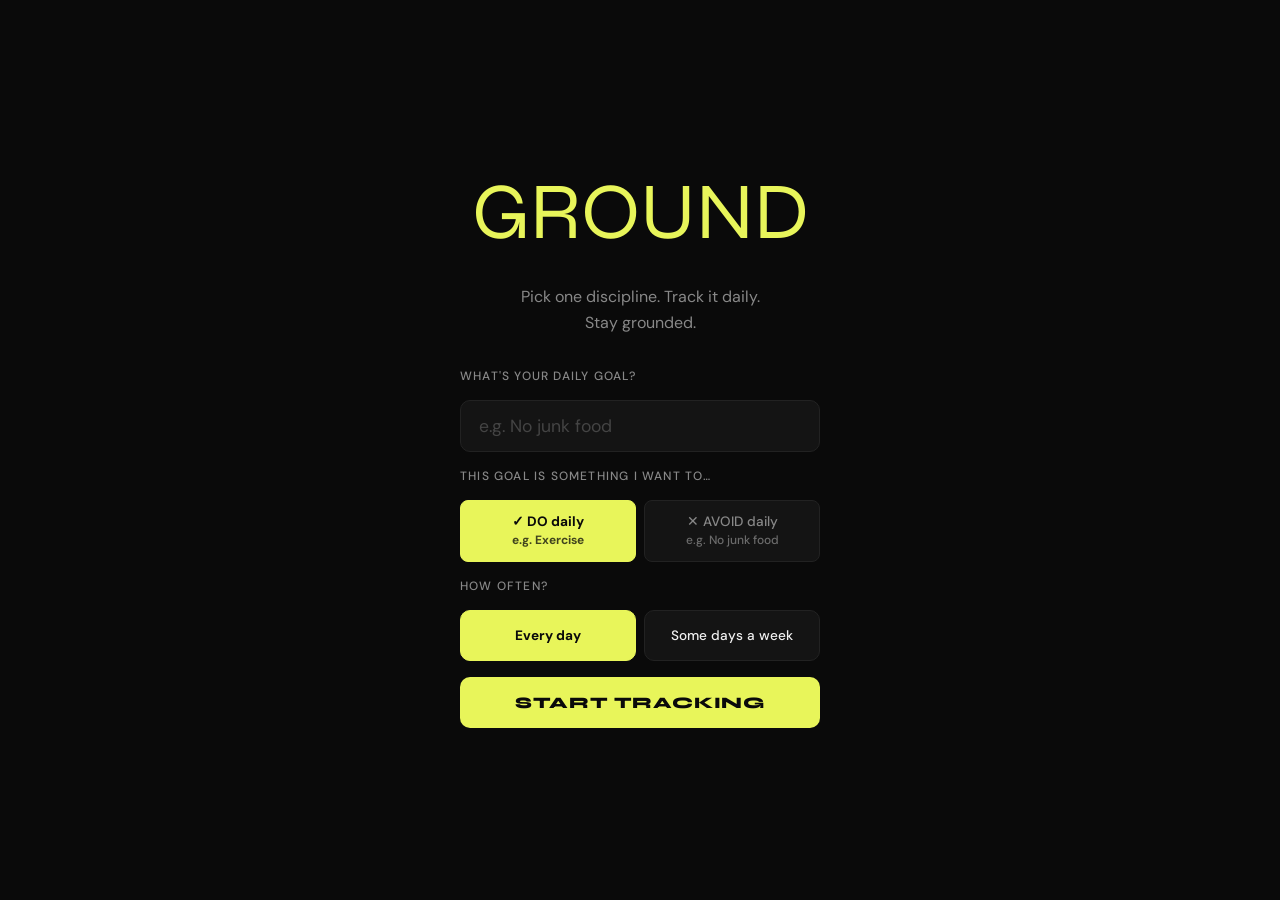
<file: index.html>
<!DOCTYPE html>
<html lang="en">
<head>
  <meta charset="UTF-8" />
  <meta name="viewport" content="width=device-width, initial-scale=1.0, viewport-fit=cover" />
  <meta name="apple-mobile-web-app-capable" content="yes" />
  <meta name="apple-mobile-web-app-status-bar-style" content="black-translucent" />
  <meta name="apple-mobile-web-app-title" content="Ground" />
  <meta name="theme-color" content="#0a0a0a" />
  <link rel="manifest" href="manifest.json" />
  <link rel="apple-touch-icon" href="ground_icon_180.png?v=2" />
  <title>Ground — Daily Discipline Tracker</title>
  <script src="https://cdn.onesignal.com/sdks/web/v16/OneSignalSDK.page.js" defer></script>
  <script>
    window.OneSignalDeferred = window.OneSignalDeferred || [];
    OneSignalDeferred.push(async function(OneSignal) {
      try {
        await OneSignal.init({
          appId: "aaaa6422-7202-4d6e-8010-618cb66ac95e",
          allowLocalhostAsSecureOrigin: true,
          notifyButton: { enable: false },
          serviceWorkerPath: "OneSignalSDKWorker.js",
        });
        window._os = OneSignal;
      } catch(err) {
        console.error('OneSignal init failed:', err);
        window._osErr = err.message || String(err);
      }
      // If notification permission is already granted, opt in immediately
      // (covers the case where user previously allowed iOS notifications but
      //  OneSignal never completed its subscription registration)
      if (Notification.permission === 'granted' && !OneSignal.User.PushSubscription.optedIn) {
        try { await OneSignal.User.PushSubscription.optIn(); } catch(e) {}
      }
      // Auto-enable reminders when user subscribes to push
      OneSignal.User.PushSubscription.addEventListener('change', e => {
        if (e.current.optedIn && typeof autoEnablePresetReminders === 'function') {
          autoEnablePresetReminders();
        }
      });
    });
  </script>
  <link rel="preconnect" href="https://fonts.googleapis.com" />
  <link rel="preconnect" href="https://fonts.gstatic.com" crossorigin />
  <link href="https://fonts.googleapis.com/css2?family=Syne:wght@800&family=DM+Sans:wght@300;400;500&family=DM+Mono&display=swap" rel="stylesheet" />
  <link rel="stylesheet" href="styles.css" />
</head>
<body>

<!-- ONBOARDING -->
<div id="screen-onboard">
  <div class="onboard-title">GROUND</div>
  <div class="onboard-sub">Pick one discipline. Track it daily.<br>Stay grounded.</div>
  <div class="onboard-form">
    <label for="goal-input">What's your daily goal?</label>
    <input id="goal-input" type="text" placeholder="e.g. No junk food" maxlength="60" />
    <div class="mode-toggle-label">This goal is something I want to…</div>
    <div class="mode-toggle">
      <button class="mode-btn active" id="mode-btn-do">✓ DO daily<br><span style="font-size:0.75rem;opacity:0.75;">e.g. Exercise</span></button>
      <button class="mode-btn" id="mode-btn-avoid">✕ AVOID daily<br><span style="font-size:0.75rem;opacity:0.75;">e.g. No junk food</span></button>
    </div>
    <div class="mode-toggle-label">How often?</div>
    <div class="freq-toggle">
      <button class="freq-btn active" id="freq-btn-daily" data-freq="daily">Every day</button>
      <button class="freq-btn" id="freq-btn-weekly" data-freq="weekly_target">Some days a week</button>
    </div>
    <div class="target-row" id="weekly-target-row" style="display:none;">
      <button class="target-btn" data-target="3">3</button>
      <button class="target-btn" data-target="4">4</button>
      <button class="target-btn active" data-target="5">5</button>
      <button class="target-btn" data-target="6">6</button>
    </div>
    <button class="btn-primary">Start Tracking</button>
  </div>
</div>

<!-- MAIN APP (hidden until goal set) -->
<div id="app" class="hidden">
  <!-- Top bar -->
  <div id="topbar">
    <div class="topbar-wordmark">
      <img src="ground_logo.png" alt="Ground" class="topbar-logo-img" />
    </div>
    <div class="topbar-date" id="topbar-date">—</div>
  </div>
  <div id="goal-row">
    <span id="topbar-goal">—</span>
    <button class="goal-edit-btn" title="Rename goal">✎</button>
    <input id="goal-inline-input" type="text" maxlength="60" />
    <button class="goal-save-btn" id="goal-save-btn">✓</button>
  </div>

  <!-- Nav -->
  <div id="nav">
    <button class="nav-btn active" data-screen="dashboard">Today</button>
    <button class="nav-btn"        data-screen="calendar">History</button>
    <button class="nav-btn"        data-screen="stats">Stats</button>
    <button class="nav-btn"        data-screen="badges">Badges</button>
    <button class="nav-btn"        data-screen="settings">Settings</button>
  </div>

  <!-- WELCOME-BACK BANNER (returning after 3+ day gap) -->
  <div id="welcome-banner">
    <button class="wb-dismiss" id="welcome-dismiss">✕</button>
    <div class="wb-title">Welcome back.</div>
    <div class="wb-sub">Take today. The past is past.</div>
  </div>

  <!-- NOTIFICATION BANNER (Android / desktop) -->
  <div id="notif-banner">
    <div class="notif-banner-title">🔔 Never miss a day</div>
    <div class="notif-banner-sub">Get a morning and evening reminder so your streak stays alive.</div>
    <div class="notif-banner-actions">
      <button class="notif-banner-btn">Enable Reminders</button>
      <button class="notif-banner-dismiss">Not now</button>
    </div>
  </div>

  <!-- IOS ADD TO HOME SCREEN BANNER -->
  <div id="ios-banner">
    <div class="ios-banner-title">📲 Add to Home Screen for Reminders</div>
    <div class="ios-banner-steps">
      1. Tap the <span>Share button ⎦</span> at the bottom of Safari<br>
      2. Tap <span>"Add to Home Screen"</span><br>
      3. Open the app from your Home Screen<br>
      4. Reminders will be available in Settings
    </div>
    <button class="ios-banner-dismiss">Got it</button>
  </div>

  <!-- DASHBOARD -->
  <div id="screen-dashboard" class="screen active">
    <div class="streak-display">
      <div class="streak-ring-wrap">
        <img id="streak-sprout" class="streak-sprout" src="ground_stage_1.png" alt="" />
      </div>
      <div class="streak-number" id="dash-streak">0</div>
      <div class="streak-unit">days</div>
      <div class="streak-milestone-label" id="streak-milestone-label"></div>
      <div class="streak-target" id="dash-target"></div>
      <div class="streak-motivation" id="streak-motivation"></div>
    </div>

    <div class="mini-stats">
      <div class="mini-stat">
        <div class="mini-stat-val" id="dash-best">0</div>
        <div class="mini-stat-lbl">Best</div>
      </div>
      <div class="mini-stat">
        <div class="mini-stat-val" id="dash-wins">0</div>
        <div class="mini-stat-lbl">Wins</div>
      </div>
      <div class="mini-stat">
        <div class="mini-stat-val" id="dash-rate">—</div>
        <div class="mini-stat-lbl">Rate</div>
      </div>
    </div>

    <div class="week-strip-header">Last 7 days</div>
    <div class="week-strip" id="week-strip"></div>

    <!-- Check-in -->
    <div class="checkin-question" id="checkin-question"></div>
    <div class="checkin-area" id="checkin-area">
      <button class="btn-yes">✓ Yes</button>
      <button class="btn-no">✗ No</button>
    </div>

    <div class="checkin-done" id="checkin-done">
      <div class="done-result" id="done-result-label">—</div>
      <div id="done-confirm-text" style="margin-bottom:0.4rem;"></div>
      <div id="done-note-display"></div>
      <button style="background:none;border:none;color:var(--sub);font-size:0.78rem;cursor:pointer;margin-top:0.7rem;text-decoration:underline;padding:0;">Tap to edit today's log</button>
    </div>
  </div>

  <!-- CALENDAR -->
  <div id="screen-calendar" class="screen">
    <div class="cal-header">
      <button class="cal-nav" id="cal-prev">‹</button>
      <div class="cal-title" id="cal-title">—</div>
      <button class="cal-nav" id="cal-next">›</button>
    </div>
    <div style="font-size:0.85rem;color:var(--sub);text-align:center;margin-bottom:0.9rem;">✎ Tap any past day to log or edit</div>
    <div class="cal-grid" id="cal-grid"></div>
  </div>

  <!-- STATS -->
  <div id="screen-stats" class="screen">
    <div id="stats-empty-state" style="display:none;">
      <div class="stats-empty">
        <span class="stats-empty-icon">🔥</span>
        <div class="stats-empty-title">Nothing here yet</div>
        <div class="stats-empty-sub">Your stats will appear here after your first log. Tap TODAY to get started 🔥</div>
      </div>
    </div>
    <div id="stats-content">
      <div class="chart-wrap">
        <div class="chart-title">30-Day Trend</div>
        <div class="chart-bars" id="chart-bars"></div>
      </div>
      <div class="stats-grid">
        <div class="stat-card">
          <div class="stat-card-val accent" id="stat-streak">0</div>
          <div class="stat-card-lbl">Current Streak</div>
        </div>
        <div class="stat-card">
          <div class="stat-card-val" id="stat-best">0</div>
          <div class="stat-card-lbl">Personal Best</div>
        </div>
        <div class="stat-card">
          <div class="stat-card-val success" id="stat-wins">0</div>
          <div class="stat-card-lbl">Total Wins</div>
        </div>
        <div class="stat-card">
          <div class="stat-card-val success" id="stat-wins-month">0</div>
          <div class="stat-card-lbl">Wins this Month</div>
        </div>
        <div class="stat-card full">
          <div class="stat-card-val accent" id="stat-rate">—</div>
          <div class="stat-card-lbl">Success Rate</div>
        </div>
        <div class="stat-card full" style="display:flex;justify-content:space-between;align-items:baseline;">
          <div>
            <div class="stat-card-val" id="stat-fails" style="font-size:1.2rem;color:var(--muted);">0</div>
            <div class="stat-card-lbl">Off Days</div>
          </div>
          <div style="font-size:0.72rem;color:var(--muted);max-width:60%;text-align:right;line-height:1.4;">Days happen. The streak is what matters.</div>
        </div>
        <div class="stat-card full">
          <div class="stat-card-val accent" id="stat-next-val">—</div>
          <div class="stat-card-lbl" id="stat-next-lbl">Next Milestone</div>
        </div>
      </div>
    </div>
  </div>

  <!-- BADGES -->
  <div id="screen-badges" class="screen">
    <div class="badges-grid" id="badges-grid"></div>
  </div>

  <!-- SETTINGS -->
  <div id="screen-settings" class="screen">
    <div class="settings-section">
      <div class="settings-label">Goal Mode</div>
      <div id="settings-mode-toggle"></div>
    </div>

    <div class="settings-section">
      <div class="settings-label">Schedule</div>
      <div id="settings-schedule"></div>
    </div>

    <div class="settings-section">
      <div class="settings-label">Rename Goal</div>
      <input class="settings-input" id="rename-input" type="text" />
      <button class="btn-outline" id="btn-rename-goal">Save Name</button>
    </div>

    <div class="settings-section">
      <div class="settings-label">Privacy</div>
      <div id="settings-privacy"></div>
    </div>

    <div class="settings-section">
      <div class="settings-label">Reminders</div>
      <div id="reminders-list"></div>
      <button class="btn-outline" style="margin-top:0.7rem;font-size:0.82rem;">+ Add Reminder</button>
      <div style="font-size:0.72rem;color:var(--muted);margin-top:0.7rem;line-height:1.7;">
        Reminders fire while this tab is open.<br>
        <span style="color:var(--sub);font-weight:500;">iPhone users:</span> Add to Home Screen for the most reliable experience — tap the Share button ⎦ in Safari → "Add to Home Screen", then open the app from there.
      </div>
    </div>

    <div class="settings-section">
      <div class="settings-label">Data</div>
      <div style="font-size:0.78rem;color:var(--sub);margin-bottom:0.8rem;line-height:1.6;">Back up your streak data or restore it on a new device.</div>
      <button class="btn-outline" id="btn-export-data">Export JSON Backup</button>
      <button class="btn-outline" id="btn-import-data">Import JSON Backup</button>
      <input type="file" id="import-file" accept=".json" style="display:none" />
    </div>

    <div class="settings-section">
      <div class="settings-label">Danger Zone</div>
      <button class="btn-outline btn-danger">Reset All Data</button>
    </div>
  </div>
</div>

<!-- CONFIRM MODAL -->
<div id="confirm-overlay">
  <div class="confirm-modal">
    <div class="confirm-title" id="confirm-title">Are you sure?</div>
    <div class="confirm-body" id="confirm-body"></div>
    <div class="confirm-actions">
      <button class="btn-outline">Cancel</button>
      <button class="btn-confirm-danger" id="confirm-ok-btn">Delete</button>
    </div>
  </div>
</div>

<!-- MODAL -->
<div id="modal-overlay">
  <div class="modal">
    <div class="modal-title">Edit Day</div>
    <div class="modal-date" id="modal-date-label">—</div>
    <div class="modal-result-row">
      <button class="modal-result-btn yes" id="modal-btn-yes">✓ Yes</button>
      <button class="modal-result-btn no"  id="modal-btn-no">✗ No</button>
    </div>
    <textarea class="modal-note" id="modal-note" placeholder="Optional reflection…" rows="3"></textarea>
    <div class="modal-actions">
      <button class="btn-outline">Cancel</button>
      <button class="btn-primary" style="border-radius:8px">Save</button>
    </div>
  </div>
</div>

<!-- BADGE CELEBRATION -->
<div id="badge-celebration">
  <div class="badge-cel-glow"></div>
  <div class="badge-cel-unlocked">Badge Unlocked</div>
  <div class="badge-cel-icon" id="badge-cel-icon">🏆</div>
  <div class="badge-cel-streak" id="badge-cel-streak"></div>
  <div class="badge-cel-name" id="badge-cel-name">—</div>
  <div class="badge-cel-desc" id="badge-cel-desc">—</div>
  <button class="badge-cel-close">Let's Go! 🔥</button>
</div>

<!-- MILESTONE BANNER -->
<div id="milestone-banner">
  <div class="milestone-emoji" id="milestone-emoji">🔥</div>
  <div class="milestone-title" id="milestone-title">—</div>
  <div class="milestone-sub" id="milestone-sub">—</div>
  <button class="milestone-close">Keep Going</button>
</div>

<!-- LOCK SCREEN OVERLAY -->
<div id="lock-overlay">
  <div class="lock-modal">
    <img src="ground_logo.png" alt="Ground" class="lock-logo" />
    <div class="lock-title" id="lock-title">Enter your PIN</div>
    <div class="lock-sub" id="lock-sub">4 digits to unlock.</div>
    <input id="lock-pin-input" type="password" inputmode="numeric" pattern="[0-9]*" maxlength="4" autocomplete="off" />
    <div class="lock-error" id="lock-error"></div>
    <div class="lock-actions">
      <button class="btn-outline" id="lock-cancel-btn" style="display:none;">Cancel</button>
      <button class="btn-primary" id="lock-unlock-btn">Unlock</button>
    </div>
  </div>
</div>

<!-- PRO PROMPT MODAL -->
<div id="pro-overlay">
  <div class="pro-modal">
    <div class="pro-badge">GROUND PRO</div>
    <div class="pro-title" id="pro-title">—</div>
    <div class="pro-body" id="pro-body">—</div>
    <div class="pro-actions">
      <button class="btn-outline" id="pro-later-btn">Maybe later</button>
      <button class="btn-primary" id="pro-cta-btn">Get Pro</button>
    </div>
  </div>
</div>

<!-- ONBOARDING FLOURISH (3-second sprout-progression intro) -->
<div id="onboard-flourish">
  <img id="flourish-img" class="streak-sprout" src="ground_stage_1.png" alt="" />
  <div class="flourish-caption">Plant. Nourish. Grow.</div>
</div>

<!-- CONFETTI -->
<canvas id="confetti-canvas"></canvas>

<!-- TOAST -->
<div id="toast"></div>

<script type="module" src="src/main.js"></script>
</body>
</html>
</file>
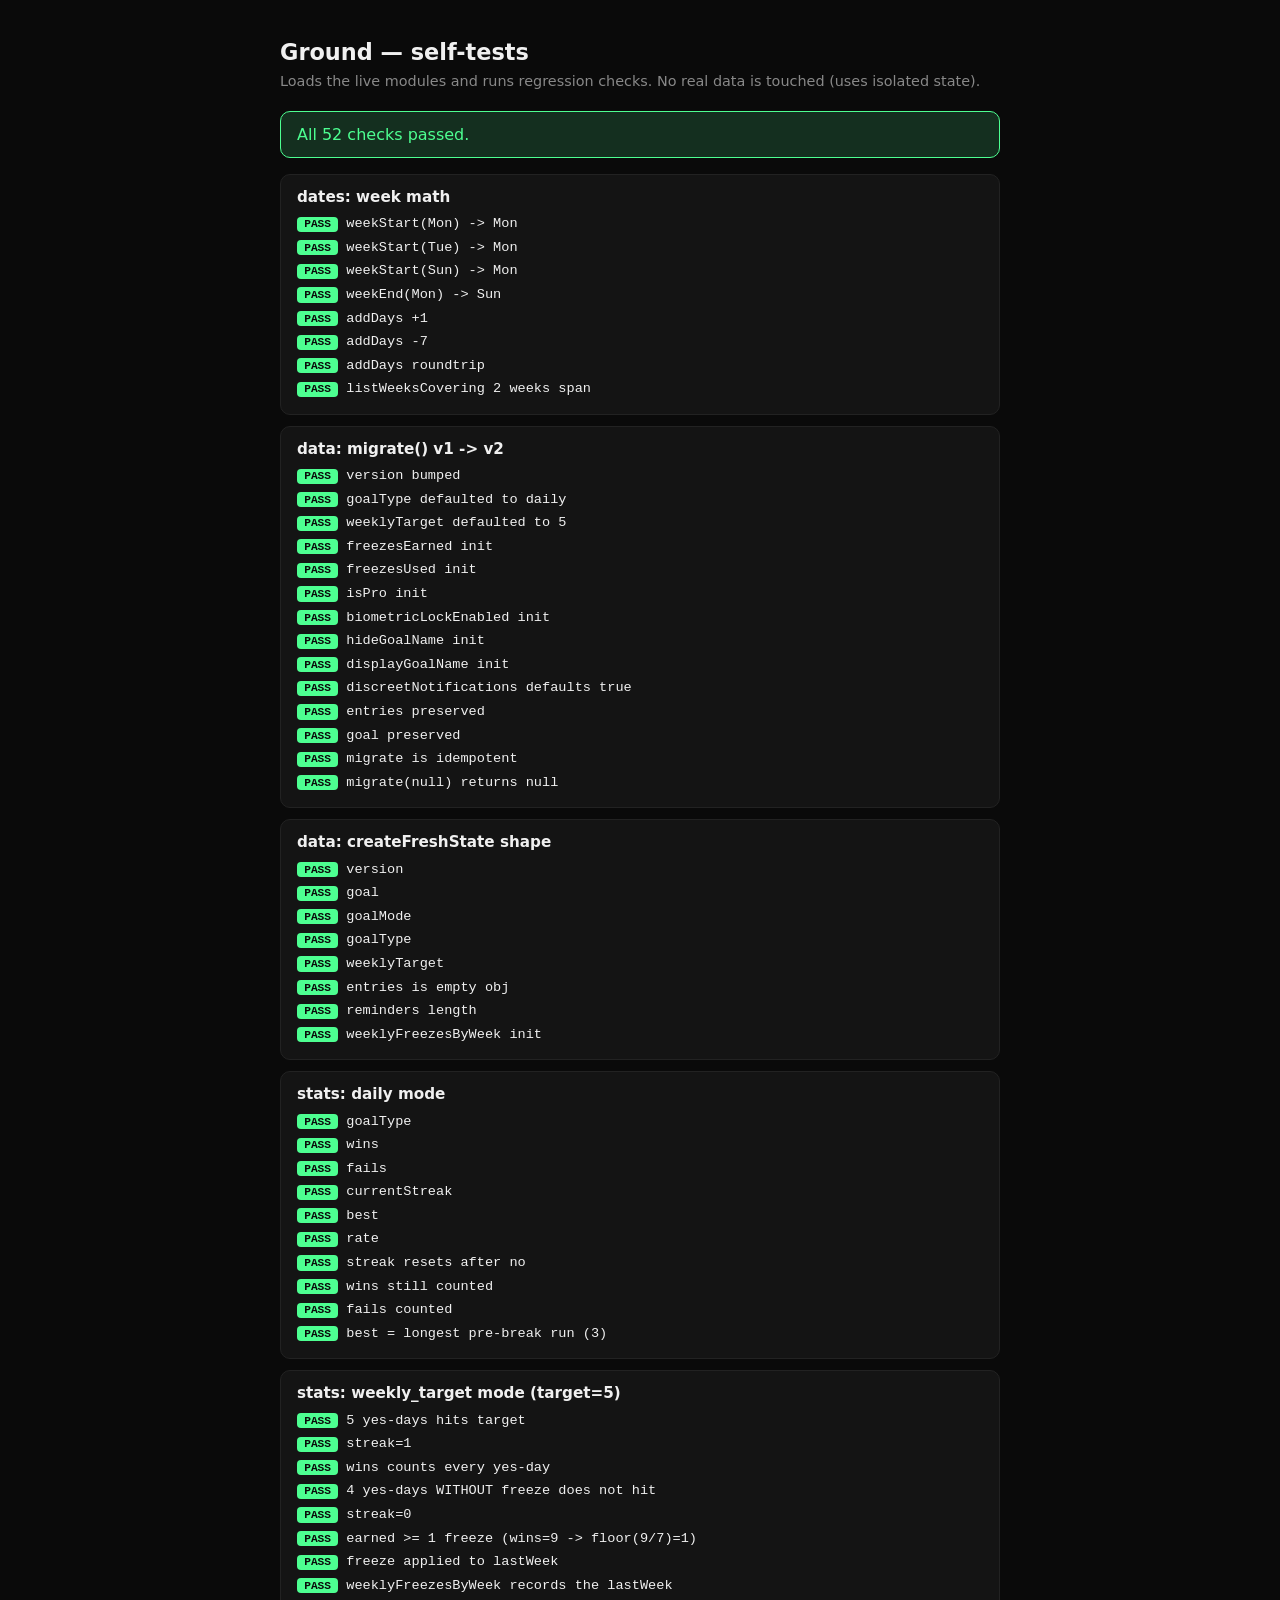
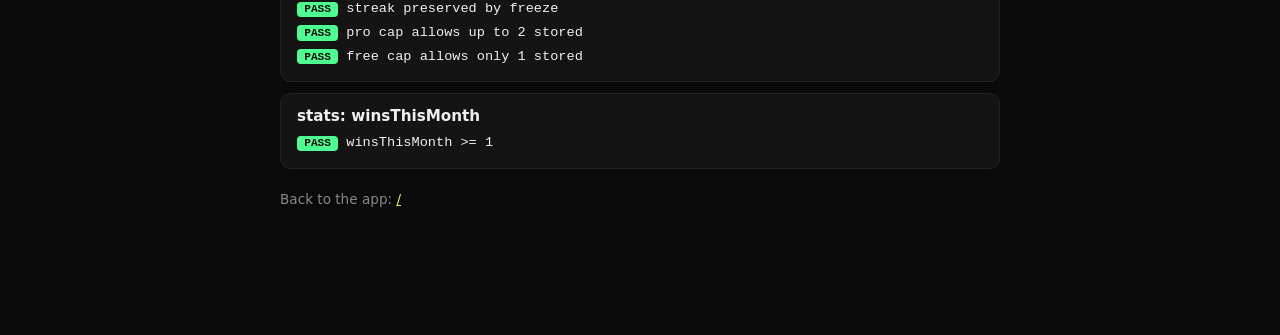
<file: verify.html>
<!DOCTYPE html>
<html lang="en">
<head>
<meta charset="UTF-8" />
<meta name="viewport" content="width=device-width, initial-scale=1.0" />
<title>Ground — Self-tests</title>
<style>
  body { font-family: 'DM Sans', system-ui, sans-serif; background: #0a0a0a; color: #f0f0f0; padding: 1.5rem; max-width: 720px; margin: 0 auto; }
  h1 { font-size: 1.4rem; margin-bottom: 0.5rem; }
  .sub { color: #888; margin-bottom: 1.4rem; font-size: 0.9rem; }
  .summary { padding: 0.8rem 1rem; border-radius: 10px; margin-bottom: 1rem; font-weight: 500; }
  .summary.pass { background: rgba(77,255,145,0.15); color: #4dff91; border: 1px solid #4dff91; }
  .summary.fail { background: rgba(255,77,77,0.15); color: #ff4d4d; border: 1px solid #ff4d4d; }
  .group { background: #141414; border: 1px solid #222; border-radius: 10px; padding: 0.8rem 1rem; margin-bottom: 0.7rem; }
  .group-title { font-weight: 700; font-size: 0.95rem; margin-bottom: 0.4rem; }
  .row { display: flex; align-items: baseline; gap: 0.5rem; padding: 0.25rem 0; font-size: 0.85rem; font-family: 'DM Mono', ui-monospace, monospace; }
  .badge { font-size: 0.7rem; font-weight: 700; padding: 0.1rem 0.45rem; border-radius: 4px; }
  .pass .badge { background: #4dff91; color: #0a0a0a; }
  .fail .badge { background: #ff4d4d; color: #fff; }
  .row.fail { color: #ff4d4d; }
  .detail { color: #888; font-size: 0.78rem; margin-left: 1.6rem; white-space: pre-wrap; }
  a { color: #e8f55a; }
</style>
</head>
<body>
<h1>Ground — self-tests</h1>
<div class="sub">Loads the live modules and runs regression checks. No real data is touched (uses isolated state).</div>
<div id="summary" class="summary">Running…</div>
<div id="results"></div>
<div style="margin-top:1.4rem;font-size:0.85rem;color:#888;">
  Back to the app: <a href="./">/</a>
</div>

<script type="module">
import { migrate, createFreshState, SCHEMA_VERSION } from './src/data.js';
import { computeStats, winsThisMonth } from './src/stats.js';
import { todayStr, addDays, weekStart, weekEnd, listWeeksCovering } from './src/dates.js';

let pass = 0, fail = 0;
const results = document.getElementById('results');

function group(title, fn) {
  const div = document.createElement('div');
  div.className = 'group';
  const t = document.createElement('div');
  t.className = 'group-title';
  t.textContent = title;
  div.appendChild(t);
  results.appendChild(div);
  const local = { ok(label, cond, detail) {
    const row = document.createElement('div');
    row.className = 'row ' + (cond ? 'pass' : 'fail');
    const b = document.createElement('span');
    b.className = 'badge';
    b.textContent = cond ? 'PASS' : 'FAIL';
    row.appendChild(b);
    const lbl = document.createElement('span');
    lbl.textContent = label;
    row.appendChild(lbl);
    div.appendChild(row);
    if (!cond && detail) {
      const d = document.createElement('div');
      d.className = 'detail';
      d.textContent = detail;
      div.appendChild(d);
    }
    if (cond) pass++; else fail++;
  }, eq(label, actual, expected) {
    const c = JSON.stringify(actual) === JSON.stringify(expected);
    local.ok(label, c, c ? '' : `actual: ${JSON.stringify(actual)}\nexpected: ${JSON.stringify(expected)}`);
  }};
  try { fn(local); } catch (e) {
    local.ok('threw: ' + e.message, false, e.stack);
  }
}

// ── DATES ──
group('dates: week math', t => {
  // Mon 2026-05-18, Sun 2026-05-24 (today is 2026-05-19 per memory)
  t.eq('weekStart(Mon) -> Mon', weekStart('2026-05-18'), '2026-05-18');
  t.eq('weekStart(Tue) -> Mon', weekStart('2026-05-19'), '2026-05-18');
  t.eq('weekStart(Sun) -> Mon', weekStart('2026-05-24'), '2026-05-18');
  t.eq('weekEnd(Mon) -> Sun', weekEnd('2026-05-18'), '2026-05-24');
  t.eq('addDays +1', addDays('2026-05-19', 1), '2026-05-20');
  t.eq('addDays -7', addDays('2026-05-19', -7), '2026-05-12');
  t.eq('addDays roundtrip', addDays(addDays('2026-05-19', 5), -5), '2026-05-19');
  const ws = listWeeksCovering(['2026-05-04', '2026-05-19']);
  t.eq('listWeeksCovering 2 weeks span', ws, ['2026-05-04', '2026-05-11', '2026-05-18']);
});

// ── MIGRATION ──
group('data: migrate() v1 -> v2', t => {
  const v1 = {
    version: 1,
    goal: 'Test goal',
    goalMode: 'do',
    startDate: '2026-04-01',
    entries: { '2026-04-01': { result: 'yes', note: '', loggedAt: '2026-04-01T12:00:00Z' } },
    earnedBadges: {},
    badgeCounts: {},
    badgeCountedRun: {},
    reminders: [{ id: 'morning', time: '08:00', enabled: false, preset: true }],
    createdAt: '2026-04-01T00:00:00Z',
  };
  const m = migrate(structuredClone(v1));
  t.eq('version bumped', m.version, SCHEMA_VERSION);
  t.eq('goalType defaulted to daily', m.goalType, 'daily');
  t.eq('weeklyTarget defaulted to 5', m.weeklyTarget, 5);
  t.eq('freezesEarned init', m.freezesEarned, 0);
  t.eq('freezesUsed init', m.freezesUsed, 0);
  t.eq('isPro init', m.isPro, false);
  t.eq('biometricLockEnabled init', m.biometricLockEnabled, false);
  t.eq('hideGoalName init', m.hideGoalName, false);
  t.eq('displayGoalName init', m.displayGoalName, '');
  t.eq('discreetNotifications defaults true', m.discreetNotifications, true);
  t.eq('entries preserved', m.entries, v1.entries);
  t.eq('goal preserved', m.goal, 'Test goal');

  // idempotent
  const m2 = migrate(structuredClone(m));
  t.eq('migrate is idempotent', m2, m);

  // null safety
  t.eq('migrate(null) returns null', migrate(null), null);
});

group('data: createFreshState shape', t => {
  const s = createFreshState('My goal', 'avoid', 'weekly_target', 4);
  t.eq('version', s.version, SCHEMA_VERSION);
  t.eq('goal', s.goal, 'My goal');
  t.eq('goalMode', s.goalMode, 'avoid');
  t.eq('goalType', s.goalType, 'weekly_target');
  t.eq('weeklyTarget', s.weeklyTarget, 4);
  t.ok('entries is empty obj', JSON.stringify(s.entries) === '{}');
  t.eq('reminders length', s.reminders.length, 2);
  t.eq('weeklyFreezesByWeek init', s.weeklyFreezesByWeek, {});
});

// ── DAILY STATS ──
group('stats: daily mode', t => {
  const today = todayStr();
  const data = {
    version: 2, goal: 'g', goalMode: 'do', goalType: 'daily', weeklyTarget: 5,
    entries: {},
    earnedBadges: {}, badgeCounts: {}, badgeCountedRun: {},
    freezesEarned: 0, freezesUsed: 0, isPro: false,
  };
  // 5 consecutive yes days ending today
  for (let i = 0; i < 5; i++) data.entries[addDays(today, -i)] = { result: 'yes', note: '', loggedAt: '' };
  const s = computeStats(data);
  t.eq('goalType', s.goalType, 'daily');
  t.eq('wins', s.wins, 5);
  t.eq('fails', s.fails, 0);
  t.eq('currentStreak', s.currentStreak, 5);
  t.eq('best', s.best, 5);
  t.eq('rate', s.rate, '100%');

  // break the streak: insert a 'no' yesterday
  // Resulting timeline (oldest -> newest): yes, yes, yes, NO, yes
  // Runs: 3 then reset then 1. best = 3.
  const data2 = JSON.parse(JSON.stringify(data));
  data2.entries[addDays(today, -1)] = { result: 'no', note: '', loggedAt: '' };
  const s2 = computeStats(data2);
  t.eq('streak resets after no', s2.currentStreak, 1);
  t.eq('wins still counted', s2.wins, 4);
  t.eq('fails counted', s2.fails, 1);
  t.eq('best = longest pre-break run (3)', s2.best, 3);
});

// ── WEEKLY STATS ──
group('stats: weekly_target mode (target=5)', t => {
  const today = todayStr();
  const thisWeek = weekStart(today);
  const lastWeek = addDays(thisWeek, -7);

  // Populate last week with `yesDaysLastWeek` yes-days; optionally seed an
  // ancient week with `ancientYes` yes-days (used to push the total over the
  // earn-a-freeze threshold without creating a second short-by-1 week).
  function makeWeekly(yesDaysLastWeek, ancientYes) {
    const d = {
      version: 2, goal: 'g', goalMode: 'do', goalType: 'weekly_target', weeklyTarget: 5,
      entries: {}, earnedBadges: {}, badgeCounts: {}, badgeCountedRun: {},
      freezesEarned: 0, freezesUsed: 0, weeklyFreezesByWeek: {}, isPro: false,
    };
    for (let i = 0; i < yesDaysLastWeek; i++) {
      d.entries[addDays(lastWeek, i)] = { result: 'yes', note: '', loggedAt: '' };
    }
    // Ancient yes-days: place 0..ancientYes inside an old week. Use 5 to make
    // that week a natural hit (no freeze consumed) — clean baseline for freeze
    // tests on the most recent week.
    const ancient = addDays(thisWeek, -7 * 4);
    for (let i = 0; i < (ancientYes || 0); i++) {
      d.entries[addDays(ancient, i)] = { result: 'yes', note: '', loggedAt: '' };
    }
    return d;
  }

  const dA = makeWeekly(5);
  const sA = computeStats(dA);
  t.eq('5 yes-days hits target', sA.weekHit[lastWeek], true);
  t.eq('streak=1', sA.currentStreak, 1);
  t.eq('wins counts every yes-day', sA.wins, 5);

  // 4 yes-days last week, no freezes → no hit
  const dB = makeWeekly(4);
  const sB = computeStats(dB);
  t.eq('4 yes-days WITHOUT freeze does not hit', sB.weekHit[lastWeek], false);
  t.eq('streak=0', sB.currentStreak, 0);

  // 4 yes last week + 5 ancient (natural hit, doesn't compete for freezes)
  // Total wins = 9 -> earns 1 freeze. Only lastWeek is short-by-1, so the
  // freeze applies there unambiguously.
  const dC = makeWeekly(4, 5);
  const sC = computeStats(dC);
  t.eq('earned >= 1 freeze (wins=9 -> floor(9/7)=1)', dC.freezesEarned >= 1, true);
  t.eq('freeze applied to lastWeek', sC.weekHit[lastWeek], true);
  t.eq('weeklyFreezesByWeek records the lastWeek', !!dC.weeklyFreezesByWeek[lastWeek], true);
  t.eq('streak preserved by freeze', sC.currentStreak, 1);

  // Pro cap: lots of ancient yes-days, no short weeks, no freezes used yet.
  // makeWeekly only ever seeds the same ancient Monday so we can't put 14
  // there without making it a different week — instead override directly.
  const dD = makeWeekly(0, 0);
  dD.isPro = true;
  for (let w = 1; w <= 4; w++) {
    const wkStart = addDays(thisWeek, -7 * (w + 1)); // four older weeks, all natural hits
    for (let i = 0; i < 7; i++) dD.entries[addDays(wkStart, i)] = { result: 'yes' };
  }
  computeStats(dD);
  t.eq('pro cap allows up to 2 stored', dD.freezesEarned - dD.freezesUsed <= 2, true);

  // Free cap: same data, but isPro=false. Cap should be 1.
  const dE = makeWeekly(0, 0);
  for (let w = 1; w <= 4; w++) {
    const wkStart = addDays(thisWeek, -7 * (w + 1));
    for (let i = 0; i < 7; i++) dE.entries[addDays(wkStart, i)] = { result: 'yes' };
  }
  computeStats(dE);
  t.eq('free cap allows only 1 stored', dE.freezesEarned - dE.freezesUsed <= 1, true);
});

// ── WINS THIS MONTH ──
group('stats: winsThisMonth', t => {
  const today = todayStr();
  const data = {
    entries: {
      [today]: { result: 'yes' },
      [addDays(today, -1)]: { result: 'yes' },
      [addDays(today, -2)]: { result: 'no' },
    },
  };
  const w = winsThisMonth(data);
  // Today and yesterday are almost certainly in the same month except on the 1st/2nd
  t.ok('winsThisMonth >= 1', w >= 1, `got ${w}`);
});

// ── ROUNDUP ──
const summary = document.getElementById('summary');
if (fail === 0) {
  summary.className = 'summary pass';
  summary.textContent = `All ${pass} checks passed.`;
} else {
  summary.className = 'summary fail';
  summary.textContent = `${fail} failed, ${pass} passed.`;
}
</script>
</body>
</html>
</file>
<file: styles.css>
﻿    /* â”€â”€ VARIABLES & RESET â”€â”€ */
    *, *::before, *::after { box-sizing: border-box; margin: 0; padding: 0; }
    * { -webkit-tap-highlight-color: transparent; }

    :root {
      --bg:       #0a0a0a;
      --surface:  #141414;
      --border:   #222;
      --muted:    #444;
      --text:     #f0f0f0;
      --sub:      #888;
      --accent:   #e8f55a;
      --success:  #4dff91;
      --fail:     #ff4d4d;
      --warn:     #ffb347;
    }

    html { scroll-behavior: smooth; }

    body {
      font-family: 'DM Sans', sans-serif;
      font-weight: 400;
      background: var(--bg);
      color: var(--text);
      min-height: 100dvh;
      -webkit-font-smoothing: antialiased;
      padding-bottom: env(safe-area-inset-bottom);
    }

    /* â”€â”€ ONBOARDING â”€â”€ */
    #screen-onboard {
      display: flex;
      flex-direction: column;
      align-items: center;
      justify-content: center;
      min-height: 100dvh;
      padding: 2rem;
      gap: 2rem;
    }

    .onboard-title {
      font-family: 'Syne', sans-serif;
      font-size: clamp(3rem, 10vw, 5rem);
      color: var(--accent);
      text-align: center;
      line-height: 1;
    }

    .onboard-sub {
      color: var(--sub);
      text-align: center;
      font-size: 1rem;
      max-width: 320px;
      line-height: 1.6;
    }

    .onboard-form {
      width: 100%;
      max-width: 360px;
      display: flex;
      flex-direction: column;
      gap: 1rem;
    }

    .onboard-form label {
      font-size: 0.75rem;
      font-weight: 500;
      letter-spacing: 0.1em;
      text-transform: uppercase;
      color: var(--sub);
    }

    .onboard-form input {
      background: var(--surface);
      border: 1px solid var(--border);
      border-radius: 10px;
      color: var(--text);
      font-family: 'DM Sans', sans-serif;
      font-size: 1.1rem;
      padding: 0.9rem 1.1rem;
      width: 100%;
      outline: none;
      transition: border-color 0.2s;
      -webkit-appearance: none;
    }

    .onboard-form input:focus { border-color: var(--accent); }
    .onboard-form input::placeholder { color: var(--muted); }

    .btn-primary {
      background: var(--accent);
      border: none;
      border-radius: 10px;
      color: #0a0a0a;
      cursor: pointer;
      font-family: 'Syne', sans-serif;
      font-size: 1rem;
      font-weight: 800;
      letter-spacing: 0.05em;
      padding: 1rem;
      text-transform: uppercase;
      transition: opacity 0.15s, transform 0.1s;
      width: 100%;
    }

    .btn-primary:hover { opacity: 0.88; }
    .btn-primary:active { transform: scale(0.98); }

    /* â”€â”€ TOP BAR â”€â”€ */
    #topbar {
      display: flex;
      align-items: center;
      justify-content: space-between;
      padding: calc(0.9rem + env(safe-area-inset-top)) 1.4rem 0;
    }

    .topbar-wordmark {
      display: flex;
      align-items: center;
    }

    .topbar-logo-img {
      height: 44px;
      width: auto;
      display: block;
      object-fit: contain;
      background: transparent;
    }

    .topbar-date {
      font-family: 'DM Mono', monospace;
      font-size: 0.75rem;
      color: var(--sub);
    }

    /* goal hero row */
    #goal-row {
      display: flex;
      align-items: center;
      gap: 0.5rem;
      padding: 0.4rem 1.4rem 0.1rem;
    }

    #topbar-goal {
      font-family: 'Syne', sans-serif;
      font-size: clamp(1.2rem, 4.5vw, 1.7rem);
      font-weight: 800;
      color: var(--text);
      white-space: nowrap;
      overflow: hidden;
      text-overflow: ellipsis;
      max-width: 78vw;
    }

    .goal-edit-btn {
      background: none;
      border: none;
      color: var(--muted);
      cursor: pointer;
      font-size: 1rem;
      padding: 0;
      line-height: 1;
      transition: color 0.15s;
      flex-shrink: 0;
    }

    .goal-edit-btn:hover { color: var(--accent); }

    #goal-inline-input {
      display: none;
      background: none;
      border: none;
      border-bottom: 1px solid var(--accent);
      color: var(--text);
      font-family: 'DM Sans', sans-serif;
      font-size: 1rem;
      font-weight: 500;
      outline: none;
      padding: 0 0 2px;
      width: 160px;
      -webkit-appearance: none;
    }

    .goal-save-btn {
      display: none;
      background: none;
      border: none;
      color: var(--accent);
      cursor: pointer;
      font-size: 0.85rem;
      font-weight: 700;
      padding: 0;
      flex-shrink: 0;
    }

    /* â”€â”€ NAVIGATION â”€â”€ */
    #nav {
      display: flex;
      gap: 0.4rem;
      padding: 0.7rem 1.4rem 0;
      overflow-x: auto;
      -webkit-overflow-scrolling: touch;
      scrollbar-width: none;
    }

    #nav::-webkit-scrollbar { display: none; }

    .nav-btn {
      background: none;
      border: 1px solid var(--border);
      border-radius: 8px;
      color: var(--sub);
      cursor: pointer;
      font-family: 'DM Sans', sans-serif;
      font-size: 0.78rem;
      font-weight: 500;
      letter-spacing: 0.06em;
      padding: 0.45rem 0.85rem;
      text-transform: uppercase;
      transition: all 0.15s;
      white-space: nowrap;
      flex-shrink: 0;
    }

    .nav-btn:hover { border-color: var(--muted); color: var(--text); }

    .nav-btn.active {
      background: var(--accent);
      border-color: var(--accent);
      color: #0a0a0a;
    }

    /* â”€â”€ SCREENS â”€â”€ */
    .screen { display: none; padding: 1.4rem; max-width: 480px; margin: 0 auto; }
    .screen.active { display: block; }

    /* â”€â”€ DASHBOARD â”€â”€ */
    .streak-display {
      text-align: center;
      padding: 0.6rem 1rem 1rem;
    }

    .streak-label {
      font-size: 0.7rem;
      font-weight: 500;
      letter-spacing: 0.15em;
      text-transform: uppercase;
      color: var(--sub);
      margin-bottom: 0.6rem;
    }

    /* Ring wrapper */
    .streak-ring-wrap {
      position: relative;
      display: inline-flex;
      align-items: center;
      justify-content: center;
      width: clamp(160px, 48vw, 230px);
      height: clamp(160px, 48vw, 230px);
      margin: 0 auto;
    }

    .streak-ring-svg {
      position: absolute;
      inset: 0;
      width: 100%;
      height: 100%;
      transform: rotate(-90deg);
      pointer-events: none;
    }

    .streak-ring-bg {
      fill: none;
      stroke: var(--surface);
      stroke-width: 7;
    }

    .streak-ring-fill {
      fill: none;
      stroke: var(--accent);
      stroke-width: 7;
      stroke-linecap: round;
      stroke-dasharray: 553;
      stroke-dashoffset: 553;
      transition: stroke-dashoffset 1s cubic-bezier(0.4,0,0.2,1);
    }

    .streak-number {
      font-family: 'Syne', sans-serif;
      font-size: clamp(3rem, 13vw, 5.5rem);
      line-height: 0.9;
      color: var(--accent);
      position: relative;
      z-index: 1;
    }

    .streak-unit {
      font-family: 'Syne', sans-serif;
      font-size: 1rem;
      color: var(--sub);
      margin-top: 0.4rem;
    }

    .streak-milestone-label {
      font-size: 0.65rem;
      color: var(--sub);
      letter-spacing: 0.08em;
      margin-top: 0.2rem;
      min-height: 1em;
    }

    .streak-target {
      margin-top: 0.5rem;
      font-size: 0.82rem;
      color: var(--sub);
    }

    .streak-target span { color: var(--text); font-weight: 500; }

    /* Check-in flash on yes */
    @keyframes yesFlash {
      0%   { background-color: rgba(77,255,145,0.2); }
      100% { background-color: transparent; }
    }
    .yes-flash { animation: yesFlash 0.9s ease-out forwards; border-radius: 14px; }

    /* mini stats row */
    .mini-stats {
      display: grid;
      grid-template-columns: repeat(3, 1fr);
      gap: 0.6rem;
      margin-bottom: 1.2rem;
    }

    .mini-stat {
      background: var(--surface);
      border: 1px solid var(--border);
      border-radius: 10px;
      padding: 0.8rem 0.5rem;
      text-align: center;
    }

    .mini-stat-val {
      font-family: 'Syne', sans-serif;
      font-size: 1.4rem;
      color: var(--text);
    }

    .mini-stat-lbl {
      font-size: 0.65rem;
      font-weight: 500;
      letter-spacing: 0.1em;
      text-transform: uppercase;
      color: var(--sub);
      margin-top: 0.2rem;
    }

    /* 7-day strip */
    .week-strip {
      display: flex;
      gap: 0.4rem;
      margin-bottom: 1.4rem;
      justify-content: center;
    }

    .week-day {
      flex: 1;
      max-width: 48px;
      display: flex;
      flex-direction: column;
      align-items: center;
      gap: 0.35rem;
    }

    .week-day-label {
      font-size: 0.6rem;
      font-weight: 500;
      letter-spacing: 0.08em;
      text-transform: uppercase;
      color: var(--sub);
    }

    .week-dot {
      width: 32px;
      height: 32px;
      border-radius: 8px;
      background: var(--surface);
      border: 1px solid var(--border);
    }

    .week-dot.yes { background: var(--success); border-color: var(--success); }
    .week-dot.no  { background: var(--surface); border: 1px dashed var(--muted); }
    .week-dot.today { border-color: var(--accent); border-width: 2px; }

    /* check-in buttons */
    .checkin-area {
      display: grid;
      grid-template-columns: 1fr 1fr;
      gap: 0.8rem;
      margin-bottom: 1.2rem;
    }

    .btn-yes, .btn-no {
      border: none;
      border-radius: 14px;
      cursor: pointer;
      font-family: 'Syne', sans-serif;
      font-size: 1.3rem;
      font-weight: 800;
      letter-spacing: 0.05em;
      padding: 1.4rem 1rem;
      text-transform: uppercase;
      transition: opacity 0.15s, transform 0.1s;
    }

    .btn-yes { background: var(--success); color: #0a0a0a; }
    .btn-no  { background: var(--fail);    color: #fff; }
    .btn-yes:hover, .btn-no:hover { opacity: 0.85; }
    .btn-yes:active, .btn-no:active { transform: scale(0.97); }

    .checkin-done {
      text-align: center;
      padding: 1.2rem;
      background: var(--surface);
      border: 1px solid var(--border);
      border-radius: 14px;
      font-size: 0.9rem;
      color: var(--sub);
      display: none;
    }

    .checkin-done .done-result {
      font-family: 'Syne', sans-serif;
      font-size: 1.5rem;
      margin-bottom: 0.3rem;
    }

    .done-result.yes { color: var(--success); }
    .done-result.no  { color: var(--fail); }

    /* â”€â”€ CALENDAR â”€â”€ */
    .cal-header {
      display: flex;
      align-items: center;
      justify-content: space-between;
      margin-bottom: 1.2rem;
    }

    .cal-title {
      font-family: 'Syne', sans-serif;
      font-size: 1.1rem;
    }

    .cal-nav {
      background: none;
      border: 1px solid var(--border);
      border-radius: 8px;
      color: var(--text);
      cursor: pointer;
      font-size: 1rem;
      padding: 0.35rem 0.75rem;
      transition: border-color 0.15s;
    }

    .cal-nav:hover { border-color: var(--muted); }

    .cal-grid {
      display: grid;
      grid-template-columns: repeat(7, 1fr);
      gap: 0.3rem;
    }

    .cal-dow {
      font-size: 0.6rem;
      font-weight: 500;
      letter-spacing: 0.1em;
      text-transform: uppercase;
      color: var(--sub);
      text-align: center;
      padding: 0.3rem 0;
    }

    .cal-cell {
      aspect-ratio: 1;
      border-radius: 8px;
      background: var(--surface);
      border: 1px solid var(--border);
      display: flex;
      align-items: center;
      justify-content: center;
      font-size: 0.75rem;
      font-family: 'DM Mono', monospace;
      color: var(--sub);
      cursor: pointer;
      transition: border-color 0.15s;
    }

    .cal-cell:hover { border-color: var(--muted); }
    .cal-cell.empty { background: none; border-color: transparent; cursor: default; }
    .cal-cell.yes { background: var(--success); border-color: var(--success); color: #0a0a0a; font-weight: 700; }
    .cal-cell.no  { background: var(--surface); border: 1px dashed var(--muted); color: var(--muted); }
    .cal-cell.unlogged { border-style: dashed; border-color: var(--muted); color: var(--muted); }
    .cal-cell.today { border-color: var(--accent); border-width: 2px; }
    .cal-cell.future { opacity: 0.2; cursor: default; }

    /* â”€â”€ STATS â”€â”€ */
    .stats-grid {
      display: grid;
      grid-template-columns: 1fr 1fr;
      gap: 0.7rem;
      margin-bottom: 1.2rem;
    }

    .stat-card {
      background: var(--surface);
      border: 1px solid var(--border);
      border-radius: 12px;
      padding: 1.1rem;
    }

    .stat-card.full { grid-column: 1 / -1; }

    .stat-card-val {
      font-family: 'Syne', sans-serif;
      font-size: 2rem;
      color: var(--text);
    }

    .stat-card-val.accent { color: var(--accent); }
    .stat-card-val.success { color: var(--success); }
    .stat-card-val.fail   { color: var(--fail); }

    .stat-card-lbl {
      font-size: 0.68rem;
      font-weight: 500;
      letter-spacing: 0.1em;
      text-transform: uppercase;
      color: var(--sub);
      margin-top: 0.25rem;
    }

    /* 30-day chart */
    .chart-wrap {
      background: var(--surface);
      border: 1px solid var(--border);
      border-radius: 12px;
      padding: 1.1rem;
      margin-bottom: 1.2rem;
    }

    .chart-title {
      font-size: 0.68rem;
      font-weight: 500;
      letter-spacing: 0.1em;
      text-transform: uppercase;
      color: var(--sub);
      margin-bottom: 0.8rem;
    }

    .chart-bars {
      display: flex;
      align-items: flex-end;
      gap: 2px;
      height: 60px;
    }

    .chart-bar {
      flex: 1;
      border-radius: 3px 3px 0 0;
      min-height: 4px;
    }

    .chart-bar.yes { background: var(--success); }
    .chart-bar.no  { background: var(--muted); }
    .chart-bar.empty { background: var(--border); }

    /* â”€â”€ SETTINGS â”€â”€ */
    .settings-section {
      background: var(--surface);
      border: 1px solid var(--border);
      border-radius: 12px;
      padding: 1.1rem;
      margin-bottom: 0.8rem;
    }

    .settings-label {
      font-size: 0.68rem;
      font-weight: 500;
      letter-spacing: 0.1em;
      text-transform: uppercase;
      color: var(--sub);
      margin-bottom: 0.7rem;
    }

    .settings-input {
      background: var(--bg);
      border: 1px solid var(--border);
      border-radius: 8px;
      color: var(--text);
      font-family: 'DM Sans', sans-serif;
      font-size: 1rem;
      padding: 0.7rem 0.9rem;
      width: 100%;
      outline: none;
      transition: border-color 0.2s;
      margin-bottom: 0.6rem;
      -webkit-appearance: none;
    }

    .settings-input:focus { border-color: var(--accent); }

    .btn-outline {
      background: none;
      border: 1px solid var(--border);
      border-radius: 8px;
      color: var(--text);
      cursor: pointer;
      font-family: 'DM Sans', sans-serif;
      font-size: 0.85rem;
      font-weight: 500;
      padding: 0.65rem 1rem;
      transition: border-color 0.15s, color 0.15s;
      width: 100%;
      text-align: center;
      margin-bottom: 0.4rem;
    }

    .btn-outline:hover { border-color: var(--accent); color: var(--accent); }

    .btn-danger {
      border-color: var(--fail);
      color: var(--fail);
    }

    .btn-danger:hover { background: var(--fail) !important; color: #fff !important; }

    /* â”€â”€ MODAL â”€â”€ */
    #modal-overlay {
      display: none;
      position: fixed;
      inset: 0;
      background: rgba(0,0,0,0.7);
      backdrop-filter: blur(4px);
      z-index: 100;
      align-items: flex-end;
      justify-content: center;
    }

    #modal-overlay.open {
      display: flex;
    }

    .modal {
      background: var(--surface);
      border: 1px solid var(--border);
      border-radius: 20px 20px 0 0;
      padding: 1.5rem;
      width: 100%;
      max-width: 480px;
      animation: slideUp 0.25s ease;
    }

    @keyframes slideUp {
      from { transform: translateY(100%); }
      to   { transform: translateY(0); }
    }

    .modal-title {
      font-family: 'Syne', sans-serif;
      font-size: 1.1rem;
      margin-bottom: 1.2rem;
    }

    .modal-date {
      font-family: 'DM Mono', monospace;
      font-size: 0.75rem;
      color: var(--sub);
      margin-bottom: 1rem;
    }

    .modal-result-row {
      display: grid;
      grid-template-columns: 1fr 1fr;
      gap: 0.6rem;
      margin-bottom: 1rem;
    }

    .modal-result-btn {
      border: 2px solid var(--border);
      border-radius: 10px;
      background: none;
      color: var(--sub);
      cursor: pointer;
      font-family: 'Syne', sans-serif;
      font-size: 0.9rem;
      font-weight: 800;
      letter-spacing: 0.05em;
      padding: 0.75rem;
      text-transform: uppercase;
      transition: all 0.15s;
    }

    .modal-result-btn.yes.active { background: var(--success); border-color: var(--success); color: #0a0a0a; }
    .modal-result-btn.no.active  { background: var(--fail);    border-color: var(--fail);    color: #fff; }
    .modal-result-btn:not(.active):hover { border-color: var(--muted); color: var(--text); }

    .modal-note {
      background: var(--bg);
      border: 1px solid var(--border);
      border-radius: 10px;
      color: var(--text);
      font-family: 'DM Sans', sans-serif;
      font-size: 1rem;
      padding: 0.8rem 1rem;
      width: 100%;
      resize: none;
      outline: none;
      transition: border-color 0.2s;
      margin-bottom: 1rem;
      min-height: 80px;
      -webkit-appearance: none;
    }

    .modal-note:focus { border-color: var(--accent); }
    .modal-note::placeholder { color: var(--muted); }

    .modal-actions {
      display: grid;
      grid-template-columns: 1fr 1fr;
      gap: 0.6rem;
    }

    /* â”€â”€ TOAST â”€â”€ */
    #toast {
      position: fixed;
      bottom: 2rem;
      left: 50%;
      transform: translateX(-50%) translateY(80px);
      background: var(--text);
      color: var(--bg);
      border-radius: 40px;
      padding: 0.65rem 1.3rem;
      font-size: 0.85rem;
      font-weight: 500;
      z-index: 200;
      transition: transform 0.3s ease, opacity 0.3s;
      opacity: 0;
      white-space: nowrap;
    }

    #toast.show {
      transform: translateX(-50%) translateY(0);
      opacity: 1;
    }

    /* â”€â”€ MILESTONE BANNER â”€â”€ */
    #milestone-banner {
      display: none;
      position: fixed;
      inset: 0;
      background: rgba(0,0,0,0.85);
      backdrop-filter: blur(6px);
      z-index: 150;
      align-items: center;
      justify-content: center;
      flex-direction: column;
      gap: 1rem;
      text-align: center;
      padding: 2rem;
    }

    #milestone-banner.open { display: flex; }

    .milestone-emoji { font-size: 4rem; }

    .milestone-title {
      font-family: 'Syne', sans-serif;
      font-size: 2.5rem;
      color: var(--accent);
    }

    .milestone-sub { color: var(--sub); font-size: 1rem; }

    .milestone-close {
      margin-top: 0.5rem;
      background: var(--accent);
      border: none;
      border-radius: 40px;
      color: #0a0a0a;
      cursor: pointer;
      font-family: 'Syne', sans-serif;
      font-weight: 800;
      font-size: 0.9rem;
      letter-spacing: 0.08em;
      padding: 0.7rem 2rem;
      text-transform: uppercase;
    }

    /* â”€â”€ CONFETTI â”€â”€ */
    #confetti-canvas {
      position: fixed;
      inset: 0;
      pointer-events: none;
      z-index: 140;
    }

    /* â”€â”€ SECTION TITLE â”€â”€ */
    .section-title {
      font-family: 'Syne', sans-serif;
      font-size: 1rem;
      letter-spacing: 0.04em;
      margin-bottom: 1rem;
      color: var(--sub);
      text-transform: uppercase;
    }

    /* â”€â”€ BADGES SCREEN â”€â”€ */
    .badges-grid {
      display: grid;
      grid-template-columns: repeat(2, 1fr);
      gap: 0.8rem;
    }

    .badge-card {
      background: var(--surface);
      border: 1px solid var(--border);
      border-radius: 14px;
      padding: 1.2rem 1rem;
      text-align: center;
      position: relative;
      overflow: hidden;
      transition: border-color 0.2s, transform 0.15s;
    }

    .badge-card.earned {
      border-color: var(--accent);
      background: linear-gradient(135deg, #141414 60%, #1e2200 100%);
    }

    .badge-card.earned::before {
      content: '';
      position: absolute;
      inset: 0;
      background: linear-gradient(120deg, transparent 30%, rgba(232,245,90,0.06) 50%, transparent 70%);
      animation: badgeShine 3s infinite;
    }

    @keyframes badgeShine {
      0%   { transform: translateX(-100%); }
      100% { transform: translateX(200%); }
    }

    .badge-card.locked {
      opacity: 0.5;
      filter: grayscale(0.7);
    }

    .badge-icon {
      font-size: 2.4rem;
      display: block;
      margin-bottom: 0.5rem;
      line-height: 1;
    }

    .badge-name {
      font-family: 'Syne', sans-serif;
      font-size: 0.85rem;
      letter-spacing: 0.04em;
      color: var(--text);
      margin-bottom: 0.25rem;
    }

    .badge-card.earned .badge-name { color: var(--accent); }

    .badge-desc {
      font-size: 0.68rem;
      color: var(--sub);
      line-height: 1.4;
    }

    .badge-earned-date {
      font-family: 'DM Mono', monospace;
      font-size: 0.6rem;
      color: var(--accent);
      margin-top: 0.4rem;
      opacity: 0.7;
    }

    .badge-lock-icon {
      position: absolute;
      top: 0.5rem;
      right: 0.6rem;
      font-size: 0.65rem;
      color: var(--muted);
    }

    .badge-multiplier {
      position: absolute;
      top: 0.5rem;
      right: 0.6rem;
      background: var(--accent);
      color: #111;
      font-size: 0.65rem;
      font-weight: 700;
      padding: 2px 6px;
      border-radius: 999px;
      line-height: 1.4;
      letter-spacing: 0.02em;
    }

    /* â”€â”€ BADGE CELEBRATION â”€â”€ */
    #badge-celebration {
      display: none;
      position: fixed;
      inset: 0;
      background: rgba(0,0,0,0.92);
      backdrop-filter: blur(8px);
      z-index: 160;
      align-items: center;
      justify-content: center;
      flex-direction: column;
      gap: 0;
      text-align: center;
      padding: 2rem;
    }

    #badge-celebration.open { display: flex; }

    .badge-cel-unlocked {
      font-size: 0.7rem;
      font-weight: 500;
      letter-spacing: 0.25em;
      text-transform: uppercase;
      color: var(--accent);
      margin-bottom: 1.5rem;
      animation: fadeSlideDown 0.5s ease forwards;
    }

    .badge-cel-icon {
      font-size: 5.5rem;
      line-height: 1;
      margin-bottom: 1rem;
      animation: badgePop 0.6s cubic-bezier(0.175, 0.885, 0.32, 1.275) forwards;
      filter: drop-shadow(0 0 30px rgba(232,245,90,0.5));
    }

    .badge-cel-glow {
      width: 260px;
      height: 260px;
      border-radius: 50%;
      background: radial-gradient(circle, rgba(232,245,90,0.22) 0%, rgba(232,245,90,0.05) 50%, transparent 70%);
      position: absolute;
      animation: glowPulse 1.2s ease-in-out infinite;
    }

    @keyframes glowPulse {
      0%, 100% { transform: scale(1); opacity: 0.6; }
      50%       { transform: scale(1.3); opacity: 1; }
    }

    @keyframes badgePop {
      0%   { transform: scale(0.3) rotate(-15deg); opacity: 0; }
      70%  { transform: scale(1.15) rotate(3deg); }
      100% { transform: scale(1) rotate(0deg); opacity: 1; }
    }

    @keyframes fadeSlideDown {
      from { opacity: 0; transform: translateY(-12px); }
      to   { opacity: 1; transform: translateY(0); }
    }

    .badge-cel-streak {
      font-family: 'DM Mono', monospace;
      font-size: 0.85rem;
      color: var(--accent);
      letter-spacing: 0.2em;
      text-transform: uppercase;
      margin-bottom: 1rem;
      opacity: 0.8;
      animation: fadeSlideUp 0.5s 0.15s ease both;
    }

    .badge-cel-name {
      font-family: 'Syne', sans-serif;
      font-size: clamp(1.8rem, 6vw, 2.6rem);
      color: var(--accent);
      margin-bottom: 0.5rem;
      animation: fadeSlideUp 0.5s 0.3s ease both;
    }

    .badge-cel-desc {
      font-size: 0.95rem;
      color: var(--sub);
      max-width: 280px;
      line-height: 1.6;
      margin-bottom: 2rem;
      animation: fadeSlideUp 0.5s 0.45s ease both;
    }

    @keyframes fadeSlideUp {
      from { opacity: 0; transform: translateY(14px); }
      to   { opacity: 1; transform: translateY(0); }
    }

    .badge-cel-close {
      background: var(--accent);
      border: none;
      border-radius: 40px;
      color: #0a0a0a;
      cursor: pointer;
      font-family: 'Syne', sans-serif;
      font-weight: 800;
      font-size: 0.9rem;
      letter-spacing: 0.1em;
      padding: 0.8rem 2.5rem;
      text-transform: uppercase;
      animation: fadeSlideUp 0.5s 0.6s ease both;
      transition: transform 0.1s, opacity 0.15s;
    }

    .badge-cel-close:hover { opacity: 0.85; }
    .badge-cel-close:active { transform: scale(0.97); }

    /* â”€â”€ REMINDER ROWS â”€â”€ */
    .reminder-row {
      display: flex;
      align-items: center;
      gap: 0.8rem;
      padding: 0.75rem 0;
      border-bottom: 1px solid var(--border);
    }
    .reminder-row:last-child { border-bottom: none; }
    .reminder-row-info { flex: 1; min-width: 0; }
    .reminder-row-label { font-size: 0.88rem; color: var(--text); font-weight: 500; }
    .reminder-row-sub { font-size: 0.72rem; color: var(--muted); margin-top: 0.15rem; line-height: 1.4; }
    .reminder-row-time {
      font-family: 'DM Mono', monospace;
      font-size: 0.78rem;
      color: var(--sub);
      margin-top: 0.25rem;
    }
    .reminder-time-input {
      background: var(--surface);
      border: 1px solid var(--border);
      border-radius: 8px;
      color: var(--text);
      font-size: 1rem;
      padding: 0.55rem 0.75rem;
      cursor: pointer;
      outline: none;
      width: 100%;
      min-height: 44px;
      margin-top: 0.4rem;
      transition: border-color 0.2s;
    }
    .reminder-time-input:focus { border-color: var(--accent); }
    .reminder-toggle-btn {
      background: none;
      border: 1px solid var(--border);
      border-radius: 20px;
      color: var(--muted);
      cursor: pointer;
      font-size: 0.7rem;
      font-weight: 600;
      letter-spacing: 0.1em;
      padding: 0.35rem 0.9rem;
      text-transform: uppercase;
      transition: border-color 0.15s, color 0.15s;
      white-space: nowrap;
    }
    .reminder-toggle-btn.on { border-color: var(--success); color: var(--success); }
    .reminder-delete-btn {
      background: none;
      border: none;
      color: var(--muted);
      cursor: pointer;
      font-size: 0.85rem;
      padding: 0.3rem 0.4rem;
      transition: color 0.15s;
      line-height: 1;
    }
    .reminder-delete-btn:hover { color: var(--fail); }

    /* â”€â”€ NOTIFICATION BANNER â”€â”€ */
    #notif-banner {
      display: none;
      margin: 1rem 1.4rem 0;
      max-width: 452px;
      margin-left: auto;
      margin-right: auto;
      background: linear-gradient(135deg, #1a2200, #141414);
      border: 1px solid var(--accent);
      border-radius: 14px;
      padding: 1rem 1.1rem;
    }

    #notif-banner.show { display: block; }

    .notif-banner-title {
      font-family: 'Syne', sans-serif;
      font-size: 0.9rem;
      color: var(--accent);
      margin-bottom: 0.3rem;
    }

    .notif-banner-sub {
      font-size: 0.78rem;
      color: var(--sub);
      line-height: 1.5;
      margin-bottom: 0.8rem;
    }

    .notif-banner-actions { display: flex; gap: 0.5rem; align-items: center; }

    .notif-banner-btn {
      background: var(--accent);
      border: none;
      border-radius: 8px;
      color: #0a0a0a;
      cursor: pointer;
      font-family: 'Syne', sans-serif;
      font-size: 0.78rem;
      font-weight: 800;
      letter-spacing: 0.05em;
      padding: 0.5rem 1rem;
      text-transform: uppercase;
    }

    .notif-banner-dismiss {
      background: none;
      border: none;
      color: var(--muted);
      cursor: pointer;
      font-size: 0.78rem;
      padding: 0.5rem;
    }

    #ios-banner {
      display: none;
      margin: 1rem 1.4rem 0;
      max-width: 452px;
      margin-left: auto;
      margin-right: auto;
      background: #0d1a2e;
      border: 1px solid #1a4a8a;
      border-radius: 14px;
      padding: 1rem 1.1rem;
    }

    #ios-banner.show { display: block; }

    .ios-banner-title {
      font-family: 'Syne', sans-serif;
      font-size: 0.9rem;
      color: #4da6ff;
      margin-bottom: 0.4rem;
    }

    .ios-banner-steps {
      font-size: 0.78rem;
      color: var(--sub);
      line-height: 1.9;
      margin-bottom: 0.6rem;
    }

    .ios-banner-steps span { color: var(--text); font-weight: 500; }

    .ios-banner-dismiss {
      background: none;
      border: none;
      color: var(--muted);
      cursor: pointer;
      font-size: 0.75rem;
      padding: 0;
    }

    /* â”€â”€ MODE TOGGLE (onboarding) â”€â”€ */
    .mode-toggle {
      display: grid;
      grid-template-columns: 1fr 1fr;
      gap: 0.5rem;
    }
    .mode-btn {
      background: var(--surface);
      border: 1px solid var(--border);
      border-radius: 8px;
      color: var(--sub);
      cursor: pointer;
      font-family: 'DM Sans', sans-serif;
      font-size: 0.85rem;
      font-weight: 500;
      padding: 0.75rem 0.5rem;
      transition: all 0.15s;
      line-height: 1.3;
      text-align: center;
    }
    .mode-btn.active {
      background: var(--accent);
      border-color: var(--accent);
      color: #0a0a0a;
      font-weight: 700;
    }
    .mode-toggle-label {
      font-size: 0.75rem;
      font-weight: 500;
      letter-spacing: 0.1em;
      text-transform: uppercase;
      color: var(--sub);
    }

    /* â”€â”€ CHECKIN QUESTION â”€â”€ */
    .checkin-question {
      font-size: 0.78rem;
      font-weight: 500;
      letter-spacing: 0.1em;
      text-transform: uppercase;
      color: var(--sub);
      text-align: center;
      margin-bottom: 0.7rem;
    }

    /* â”€â”€ MOTIVATION LINE â”€â”€ */
    .streak-motivation {
      font-size: 0.88rem;
      color: var(--sub);
      text-align: center;
      margin-top: 0.5rem;
      line-height: 1.5;
      min-height: 1.3em;
    }

    /* â”€â”€ WEEK STRIP HEADER â”€â”€ */
    .week-strip-header {
      font-size: 0.65rem;
      font-weight: 500;
      letter-spacing: 0.12em;
      text-transform: uppercase;
      color: var(--muted);
      text-align: center;
      margin-bottom: 0.4rem;
    }

    /* â”€â”€ CONFIRM MODAL â”€â”€ */
    #confirm-overlay {
      display: none;
      position: fixed;
      inset: 0;
      background: rgba(0,0,0,0.75);
      backdrop-filter: blur(4px);
      z-index: 300;
      align-items: center;
      justify-content: center;
      padding: 1.5rem;
    }
    #confirm-overlay.open { display: flex; }
    .confirm-modal {
      background: var(--surface);
      border: 1px solid var(--border);
      border-radius: 18px;
      padding: 1.8rem;
      width: 100%;
      max-width: 340px;
      animation: slideUp 0.2s ease;
    }
    .confirm-title {
      font-family: 'Syne', sans-serif;
      font-size: 1.2rem;
      color: var(--text);
      margin-bottom: 0.7rem;
    }
    .confirm-body {
      font-size: 0.85rem;
      color: var(--sub);
      line-height: 1.6;
      margin-bottom: 1.4rem;
    }
    .confirm-actions {
      display: grid;
      grid-template-columns: 1fr 1fr;
      gap: 0.6rem;
    }
    .btn-confirm-danger {
      background: var(--fail);
      border: none;
      border-radius: 8px;
      color: #fff;
      cursor: pointer;
      font-family: 'DM Sans', sans-serif;
      font-size: 0.9rem;
      font-weight: 700;
      padding: 0.75rem 1rem;
      transition: opacity 0.15s;
    }
    .btn-confirm-danger:hover { opacity: 0.85; }

    /* â”€â”€ STATS EMPTY STATE â”€â”€ */
    .stats-empty {
      text-align: center;
      padding: 2.5rem 1rem 1rem;
    }
    .stats-empty-icon { font-size: 2.8rem; display: block; margin-bottom: 0.7rem; }
    .stats-empty-title {
      font-family: 'Syne', sans-serif;
      font-size: 1.1rem;
      color: var(--text);
      margin-bottom: 0.5rem;
    }
    .stats-empty-sub { font-size: 0.85rem; color: var(--sub); line-height: 1.7; }

    /* â”€â”€ UTILITY â”€â”€ */
    .hidden { display: none !important; }

    /* ── FREQUENCY (onboarding + settings Schedule) ── */
    .freq-toggle, .target-row {
      display: flex;
      gap: 0.5rem;
      width: 100%;
    }
    .freq-btn, .target-btn {
      flex: 1;
      background: var(--surface);
      border: 1px solid var(--border);
      border-radius: 10px;
      color: var(--text);
      cursor: pointer;
      font-family: 'DM Sans', sans-serif;
      font-size: 0.85rem;
      font-weight: 500;
      padding: 0.7rem 0.4rem;
      transition: border-color 0.15s, background 0.15s, color 0.15s;
    }
    .freq-btn { padding: 1rem 0.4rem; }
    .freq-btn.active, .target-btn.active {
      background: var(--accent);
      border-color: var(--accent);
      color: #0a0a0a;
      font-weight: 700;
    }
    .target-row { margin-top: 0.6rem; }

    /* ── WELCOME-BACK BANNER ── */
    #welcome-banner {
      display: none;
      background: var(--surface);
      border: 1px solid var(--border);
      border-radius: 12px;
      padding: 0.9rem 1.1rem;
      margin: 0.6rem 1.4rem 0;
      color: var(--text);
      position: relative;
    }
    #welcome-banner.show { display: block; }
    #welcome-banner .wb-title {
      font-family: 'Syne', sans-serif;
      font-size: 1rem;
      margin-bottom: 0.2rem;
    }
    #welcome-banner .wb-sub {
      font-size: 0.82rem;
      color: var(--sub);
      line-height: 1.5;
    }
    #welcome-banner .wb-dismiss {
      position: absolute;
      top: 0.4rem;
      right: 0.5rem;
      background: none;
      border: none;
      color: var(--muted);
      cursor: pointer;
      font-size: 1.1rem;
      padding: 0.3rem 0.5rem;
    }

    /* ── FREEZE INDICATOR ── */
    .freeze-badge {
      display: inline-flex;
      align-items: center;
      gap: 0.25rem;
      font-size: 0.7rem;
      color: var(--sub);
      margin-left: 0.4rem;
    }

    /* ── BACKGROUND BLUR (visibility hidden) ── */
    .app-blurred { filter: blur(20px); }

    /* ── PRIVACY SETTINGS ── */
    .privacy-row {
      display: flex;
      align-items: center;
      justify-content: space-between;
      gap: 0.8rem;
      padding: 0.6rem 0;
      border-bottom: 1px solid var(--border);
    }
    .privacy-row:last-of-type { border-bottom: none; }
    .privacy-row-info { flex: 1; min-width: 0; }
    .privacy-row-label {
      font-size: 0.9rem;
      color: var(--text);
      margin-bottom: 0.15rem;
    }
    .privacy-row-sub {
      font-size: 0.72rem;
      color: var(--sub);
      line-height: 1.45;
    }
    .privacy-toggle {
      flex-shrink: 0;
      background: var(--bg);
      border: 1px solid var(--border);
      border-radius: 999px;
      color: var(--sub);
      cursor: pointer;
      font-family: 'DM Sans', sans-serif;
      font-size: 0.7rem;
      font-weight: 700;
      letter-spacing: 0.1em;
      padding: 0.35rem 0.9rem;
      text-transform: uppercase;
      transition: all 0.15s;
    }
    .privacy-toggle.on {
      background: var(--accent);
      border-color: var(--accent);
      color: #0a0a0a;
    }

    /* ── LOCK SCREEN OVERLAY ── */
    #lock-overlay {
      display: none;
      position: fixed;
      inset: 0;
      background: var(--bg);
      z-index: 200;
      align-items: center;
      justify-content: center;
      padding: 2rem;
    }
    #lock-overlay.show { display: flex; }
    .lock-modal {
      max-width: 320px;
      width: 100%;
      text-align: center;
      display: flex;
      flex-direction: column;
      align-items: center;
      gap: 1rem;
    }
    .lock-logo { height: 60px; width: auto; margin-bottom: 0.4rem; }
    .lock-title {
      font-family: 'Syne', sans-serif;
      font-size: 1.4rem;
      color: var(--text);
    }
    .lock-sub {
      font-size: 0.82rem;
      color: var(--sub);
      line-height: 1.5;
    }
    #lock-pin-input {
      background: var(--surface);
      border: 1px solid var(--border);
      border-radius: 10px;
      color: var(--text);
      font-family: 'DM Mono', monospace;
      font-size: 1.8rem;
      letter-spacing: 1rem;
      padding: 0.7rem 1rem;
      text-align: center;
      width: 100%;
      outline: none;
      -webkit-appearance: none;
    }
    #lock-pin-input:focus { border-color: var(--accent); }
    .lock-error {
      color: var(--fail);
      font-size: 0.78rem;
      min-height: 1em;
    }
    .lock-actions {
      display: flex;
      gap: 0.5rem;
      width: 100%;
    }
    .lock-actions .btn-outline,
    .lock-actions .btn-primary { flex: 1; }

    /* ── PRO PROMPT MODAL ── */
    #pro-overlay {
      display: none;
      position: fixed;
      inset: 0;
      background: rgba(0,0,0,0.7);
      backdrop-filter: blur(4px);
      z-index: 150;
      align-items: center;
      justify-content: center;
      padding: 1.5rem;
    }
    #pro-overlay.show { display: flex; }
    .pro-modal {
      background: var(--surface);
      border: 1px solid var(--border);
      border-radius: 16px;
      padding: 1.5rem;
      max-width: 360px;
      width: 100%;
      text-align: center;
    }
    .pro-badge {
      display: inline-block;
      font-family: 'Syne', sans-serif;
      font-size: 0.7rem;
      font-weight: 800;
      letter-spacing: 0.2em;
      color: #0a0a0a;
      background: var(--accent);
      border-radius: 6px;
      padding: 0.2rem 0.5rem;
      margin-bottom: 0.8rem;
    }
    .pro-title {
      font-family: 'Syne', sans-serif;
      font-size: 1.3rem;
      color: var(--text);
      margin-bottom: 0.5rem;
    }
    .pro-body {
      font-size: 0.88rem;
      color: var(--sub);
      line-height: 1.5;
      margin-bottom: 1.2rem;
    }
    .pro-actions {
      display: flex;
      gap: 0.5rem;
    }
    .pro-actions .btn-outline,
    .pro-actions .btn-primary { flex: 1; margin: 0; }

    /* Tappable wordmark for the dev pro-toggle gesture */
    .topbar-wordmark { cursor: pointer; }

    /* ── SPROUT PROGRESSION ── */
    .streak-sprout {
      width: 100%;
      height: 100%;
      object-fit: contain;
      display: block;
      transition: opacity 0.45s ease-out;
    }
    .streak-sprout.fading { opacity: 0; }

    /* ── ONBOARDING FLOURISH ── */
    #onboard-flourish {
      display: none;
      position: fixed;
      inset: 0;
      background: var(--bg);
      z-index: 220;
      flex-direction: column;
      align-items: center;
      justify-content: center;
      gap: 1.4rem;
      padding: 2rem;
      opacity: 0;
      transition: opacity 0.4s ease-out;
    }
    #onboard-flourish.show { display: flex; opacity: 1; }
    #onboard-flourish .streak-sprout {
      width: clamp(180px, 50vw, 260px);
      height: clamp(180px, 50vw, 260px);
    }
    .flourish-caption {
      font-family: 'Syne', sans-serif;
      font-size: clamp(1.4rem, 5vw, 1.9rem);
      font-weight: 800;
      letter-spacing: 0.06em;
      color: var(--accent);
      text-align: center;
    }
</file>
